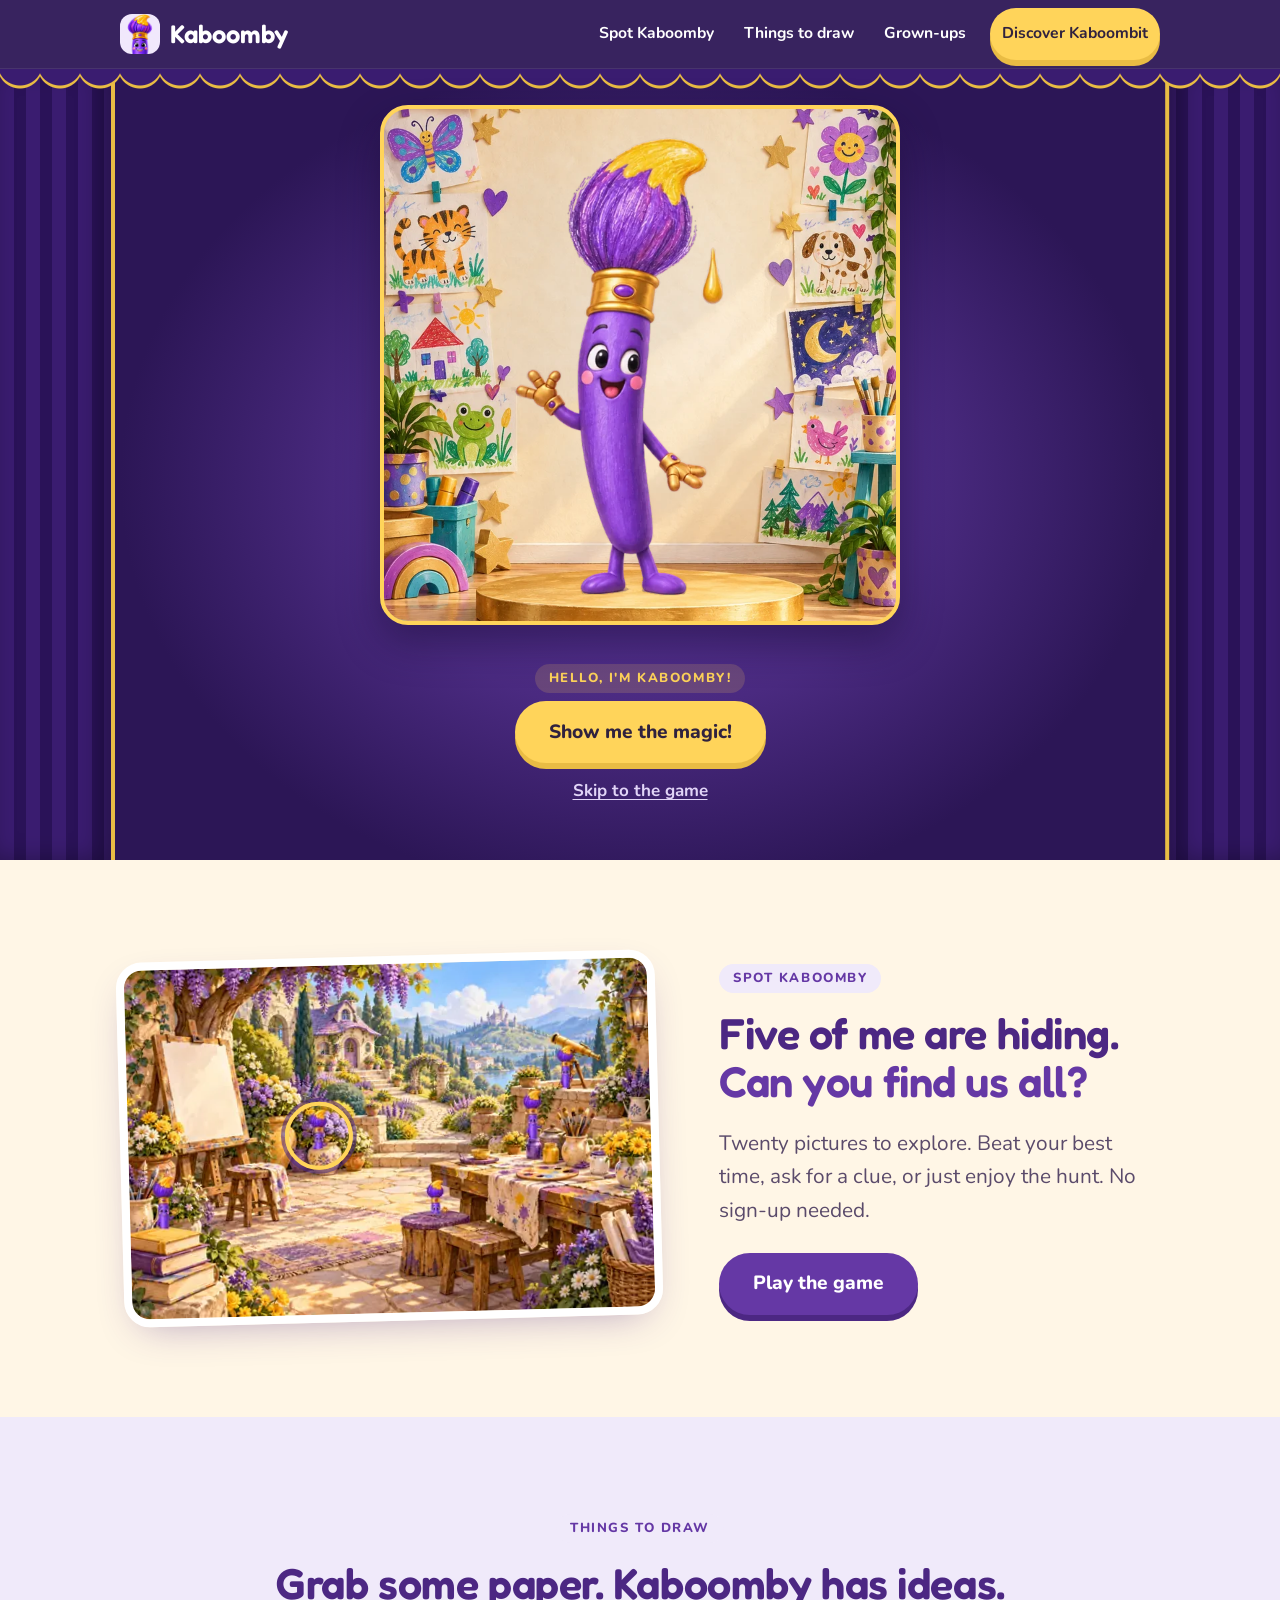
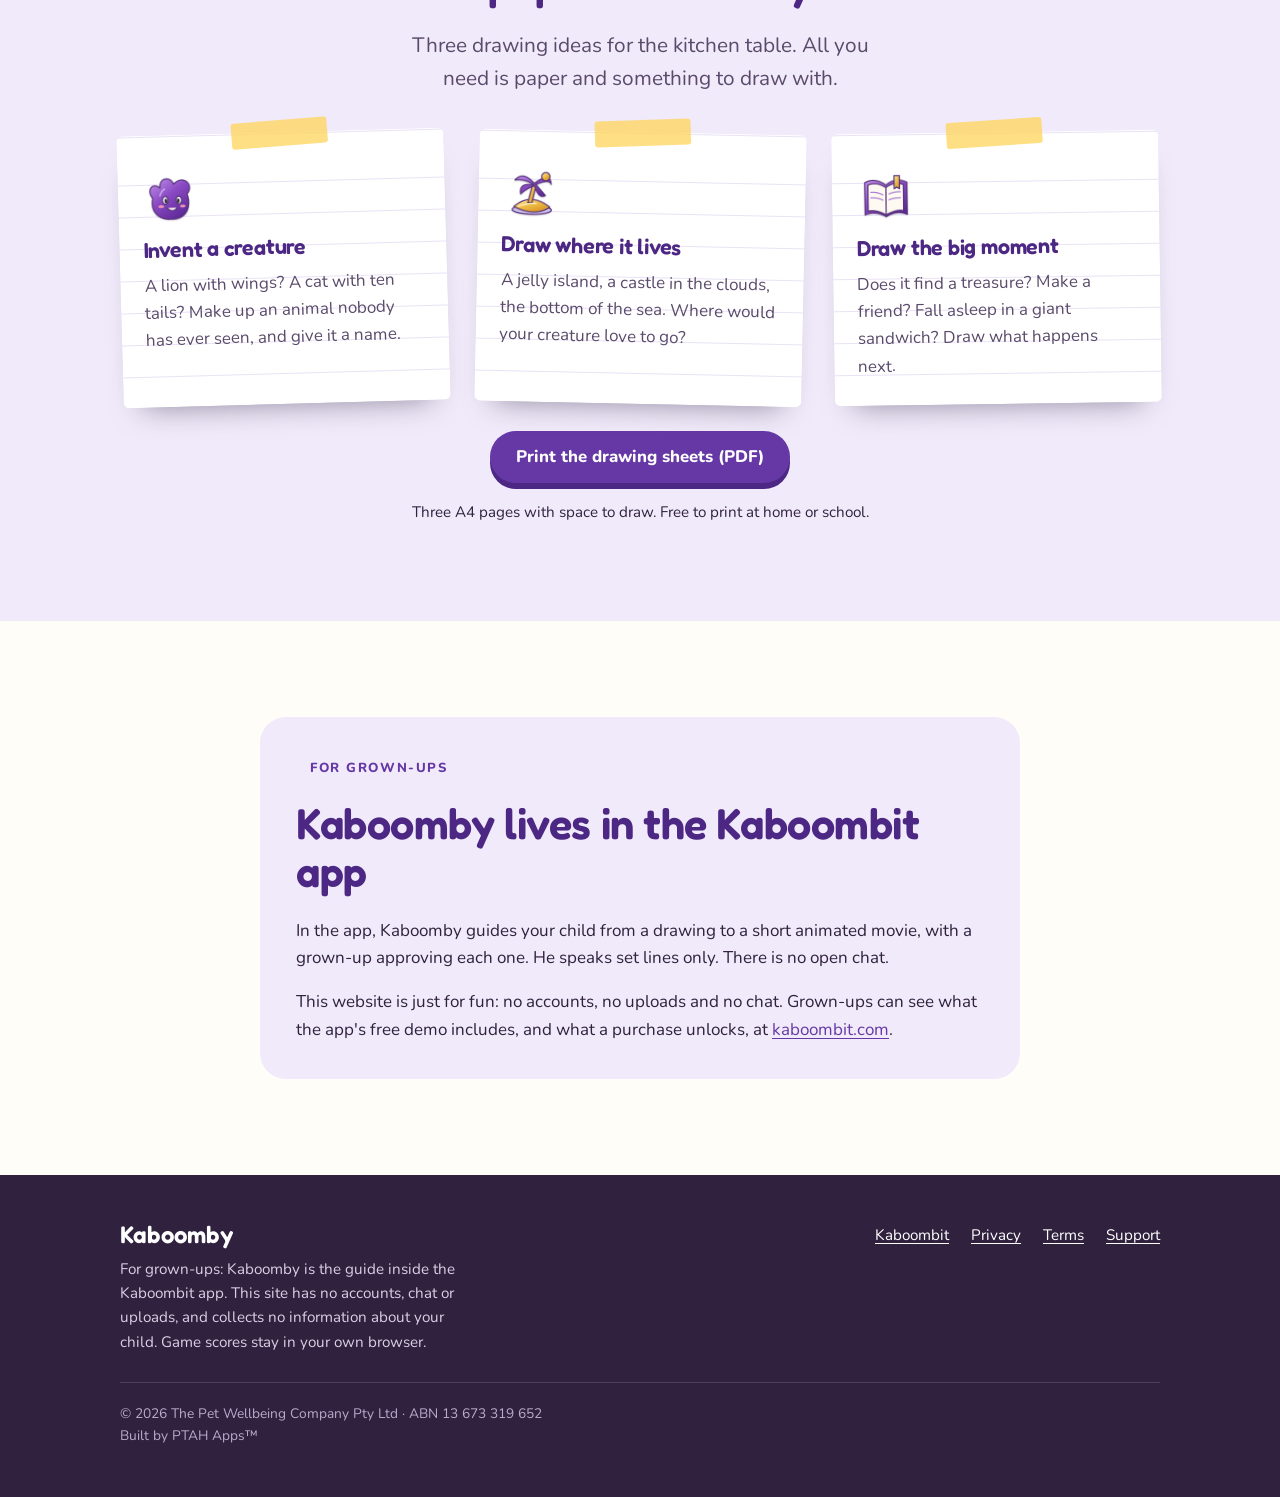
<file: index.html>
<!doctype html>
<html lang="en">
<head>
<meta charset="utf-8">
<meta name="viewport" content="width=device-width,initial-scale=1">
<title>Meet Kaboomby · A little brush for big adventures</title>
<meta name="description" content="Kaboomby is Kaboombit's friendly creative guide. Your child supplies the drawings and imagination. Kaboomby helps the adventure along.">
<link rel="canonical" href="https://kaboomby.com/">
<meta name="theme-color" content="#2C1656">
<meta property="og:type" content="website">
<meta property="og:site_name" content="Kaboomby">
<meta property="og:title" content="Meet Kaboomby · A little brush for big adventures">
<meta property="og:description" content="Kaboombit's friendly creative guide. Your child brings the drawings and imagination. Kaboomby helps the adventure along.">
<meta property="og:url" content="https://kaboomby.com/">
<meta property="og:image" content="https://kaboomby.com/assets/og-kaboomby.jpg">
<meta property="og:image:width" content="1200">
<meta property="og:image:height" content="630">
<meta property="og:image:alt" content="Kaboomby the paintbrush waving in front of a wall of children's drawings.">
<meta property="og:locale" content="en_AU">
<meta name="twitter:card" content="summary_large_image">
<meta name="twitter:title" content="Meet Kaboomby · A little brush for big adventures">
<meta name="twitter:description" content="Kaboombit's friendly creative guide. Your child brings the drawings and imagination. Kaboomby helps the adventure along.">
<meta name="twitter:image" content="https://kaboomby.com/assets/og-kaboomby.jpg">
<link rel="icon" href="assets/icon-32.png" sizes="32x32">
<link rel="apple-touch-icon" href="assets/icon-180.png">
<link rel="preload" href="assets/fredoka-600.woff2" as="font" type="font/woff2" crossorigin>
<link rel="stylesheet" href="assets/site.css">
</head>
<body>
<a class="skip" href="#main">Skip to content</a>
<header class="site-header dark">
  <div class="wrap">
    <a class="name" href="./"><img src="assets/icon-180.png" alt="" width="40" height="40">Kaboomby</a>
    <button class="menu-btn" aria-expanded="false" aria-controls="nav"><span class="sr-only">Menu</span><svg viewBox="0 0 24 24" fill="none" stroke="currentColor" stroke-width="2.6" stroke-linecap="round" aria-hidden="true"><path d="M4 7h16M4 12h16M4 17h16"/></svg></button>
    <nav class="nav" id="nav" aria-label="Main">
      <a href="play/">Spot Kaboomby</a>
      <a href="#draw">Things to draw</a>
      <a href="#grownups">Grown-ups</a>
      <a class="btn btn-gold" href="https://kaboombit.com/">Discover Kaboombit</a>
    </nav>
  </div>
</header>

<main id="main">
  <section class="theatre" aria-labelledby="hello">
    <div class="valance" aria-hidden="true"></div>
    <div class="wrap">
      <div class="spot-wrap">
        <svg class="ribbon" viewBox="0 0 400 200" preserveAspectRatio="none" aria-hidden="true"><path d="M10 150 C 80 20, 160 20, 200 100 S 330 190, 390 40"/></svg>
        <div class="burst" aria-hidden="true"><i style="--x:-170px;--y:-150px;--t:.3s"></i><i style="--x:160px;--y:-170px;--t:.6s"></i><i style="--x:-200px;--y:20px;--t:1s"></i><i style="--x:190px;--y:40px;--t:1.3s"></i><i style="--x:-60px;--y:-220px;--t:1.7s"></i><i style="--x:80px;--y:-210px;--t:2.1s"></i><i style="--x:-140px;--y:-60px;--t:2.6s"></i><i style="--x:150px;--y:-80px;--t:3s"></i></div>
        <div class="backdrop" aria-hidden="true"></div>
        <div class="kb-player" data-webm="assets/abra.webm" data-mp4="assets/abra.mp4">
          <img src="assets/abra-poster.webp" alt="Kaboomby, a purple paintbrush with a gold band and a swoop of yellow paint on his bristles, standing on the stage." width="720" height="720">
        </div>
      </div>
      <p class="caption-line" aria-live="polite"></p>
      <div class="before">
        <p class="eyebrow" id="hello" style="background:rgba(255,212,90,.16);color:var(--gold)">Hello, I'm Kaboomby!</p><br>
        <button class="btn btn-gold btn-big magic-btn" type="button" data-magic>Show me the magic!</button><br>
        <a class="quiet" href="play/">Skip to the game</a>
      </div>
      <div class="settled">
        <h1>A little brush for <span class="gold">big adventures.</span></h1>
        <p class="lead">Kaboomby is the friendly paintbrush inside the Kaboombit app. Your child brings the drawings. Kaboomby helps them come to life.</p>
        <div class="btn-row"><a class="btn btn-gold btn-big" href="play/">Play Spot Kaboomby</a><a class="btn btn-light" href="https://kaboombit.com/">Discover Kaboombit</a></div>
        <button class="replay" type="button" data-magic>Replay the magic</button>
      </div>
      <button class="sr-only" type="button" data-skip>Skip the animation</button>
    </div>
  </section>

  <section class="game-teaser">
    <div class="wrap play-grid">
      <a class="peek" href="play/" aria-label="Play Spot Kaboomby">
        <img src="assets/spot-peek.webp" alt="A bright painter's garden picture with five little Kaboomby characters hiding in it." width="480" height="320" loading="lazy">
        <span class="ring" style="left:30%;top:39%" aria-hidden="true"></span>
      </a>
      <div class="play-copy">
        <span class="eyebrow">Spot Kaboomby</span>
        <h2>Five of me are hiding. <span class="gold">Can you find us all?</span></h2>
        <p class="lead">Twenty pictures to explore. Beat your best time, ask for a clue, or just enjoy the hunt. No sign-up needed.</p>
        <div class="btn-row"><a class="btn btn-primary btn-big" href="play/">Play the game</a></div>
      </div>
    </div>
  </section>

  <section class="paper-band" id="draw">
    <div class="wrap">
      <div class="center">
        <span class="eyebrow">Things to draw</span>
        <h2>Grab some paper. Kaboomby has ideas.</h2>
        <p class="lead">Three drawing ideas for the kitchen table. All you need is paper and something to draw with.</p>
      </div>
      <div class="papers">
        <div class="paper-card"><img src="assets/pc-character.png" width="60" height="60" alt=""><h3>Invent a creature</h3><p>A lion with wings? A cat with ten tails? Make up an animal nobody has ever seen, and give it a name.</p></div>
        <div class="paper-card"><img src="assets/pc-place.png" width="60" height="60" alt=""><h3>Draw where it lives</h3><p>A jelly island, a castle in the clouds, the bottom of the sea. Where would your creature love to go?</p></div>
        <div class="paper-card"><img src="assets/pc-story.png" width="60" height="60" alt=""><h3>Draw the big moment</h3><p>Does it find a treasure? Make a friend? Fall asleep in a giant sandwich? Draw what happens next.</p></div>
      </div>
      <p class="center" style="margin-top:28px"><a class="btn btn-primary" href="assets/kaboomby-drawing-sheets.pdf" download>Print the drawing sheets (PDF)</a></p>
      <p class="center" style="margin:10px 0 0;font-size:.95rem">Three A4 pages with space to draw. Free to print at home or school.</p>
    </div>
  </section>

  <section class="grownups" id="grownups">
    <div class="wrap">
      <div class="box">
        <span class="eyebrow">For grown-ups</span>
        <h2>Kaboomby lives in the Kaboombit app</h2>
        <p>In the app, Kaboomby guides your child from a drawing to a short animated movie, with a grown-up approving each one. He speaks set lines only. There is no open chat.</p>
        <p style="margin:0">This website is just for fun: no accounts, no uploads and no chat. Grown-ups can see what the app's free demo includes, and what a purchase unlocks, at <a href="https://kaboombit.com/#free-demo">kaboombit.com</a>.</p>
      </div>
    </div>
  </section>
</main>

<footer class="site-footer">
  <div class="wrap">
    <div class="foot-grid">
      <div>
        <p style="font:600 1.5rem/1 var(--display);color:#fff;margin:0 0 10px">Kaboomby</p>
        <p style="max-width:40ch;margin:0">For grown-ups: Kaboomby is the guide inside the Kaboombit app. This site has no accounts, chat or uploads, and collects no information about your child. Game scores stay in your own browser.</p>
      </div>
      <ul class="foot-links" aria-label="Footer">
        <li><a href="https://kaboombit.com/">Kaboombit</a></li>
        <li><a href="https://kaboombit.com/privacy.html">Privacy</a></li>
        <li><a href="https://kaboombit.com/terms.html">Terms</a></li>
        <li><a href="https://kaboombit.com/support.html">Support</a></li>
      </ul>
    </div>
    <p class="fine">© 2026 The Pet Wellbeing Company Pty Ltd · ABN 13 673 319 652<br>Built by PTAH Apps™</p>
  </div>
</footer>
<script src="assets/site.js" defer></script>
<script defer src="https://static.cloudflareinsights.com/beacon.min.js" data-cf-beacon='{"token": "26457fb2d3714386a20bda7439f5dc84"}'></script>
</body>
</html>
</file>
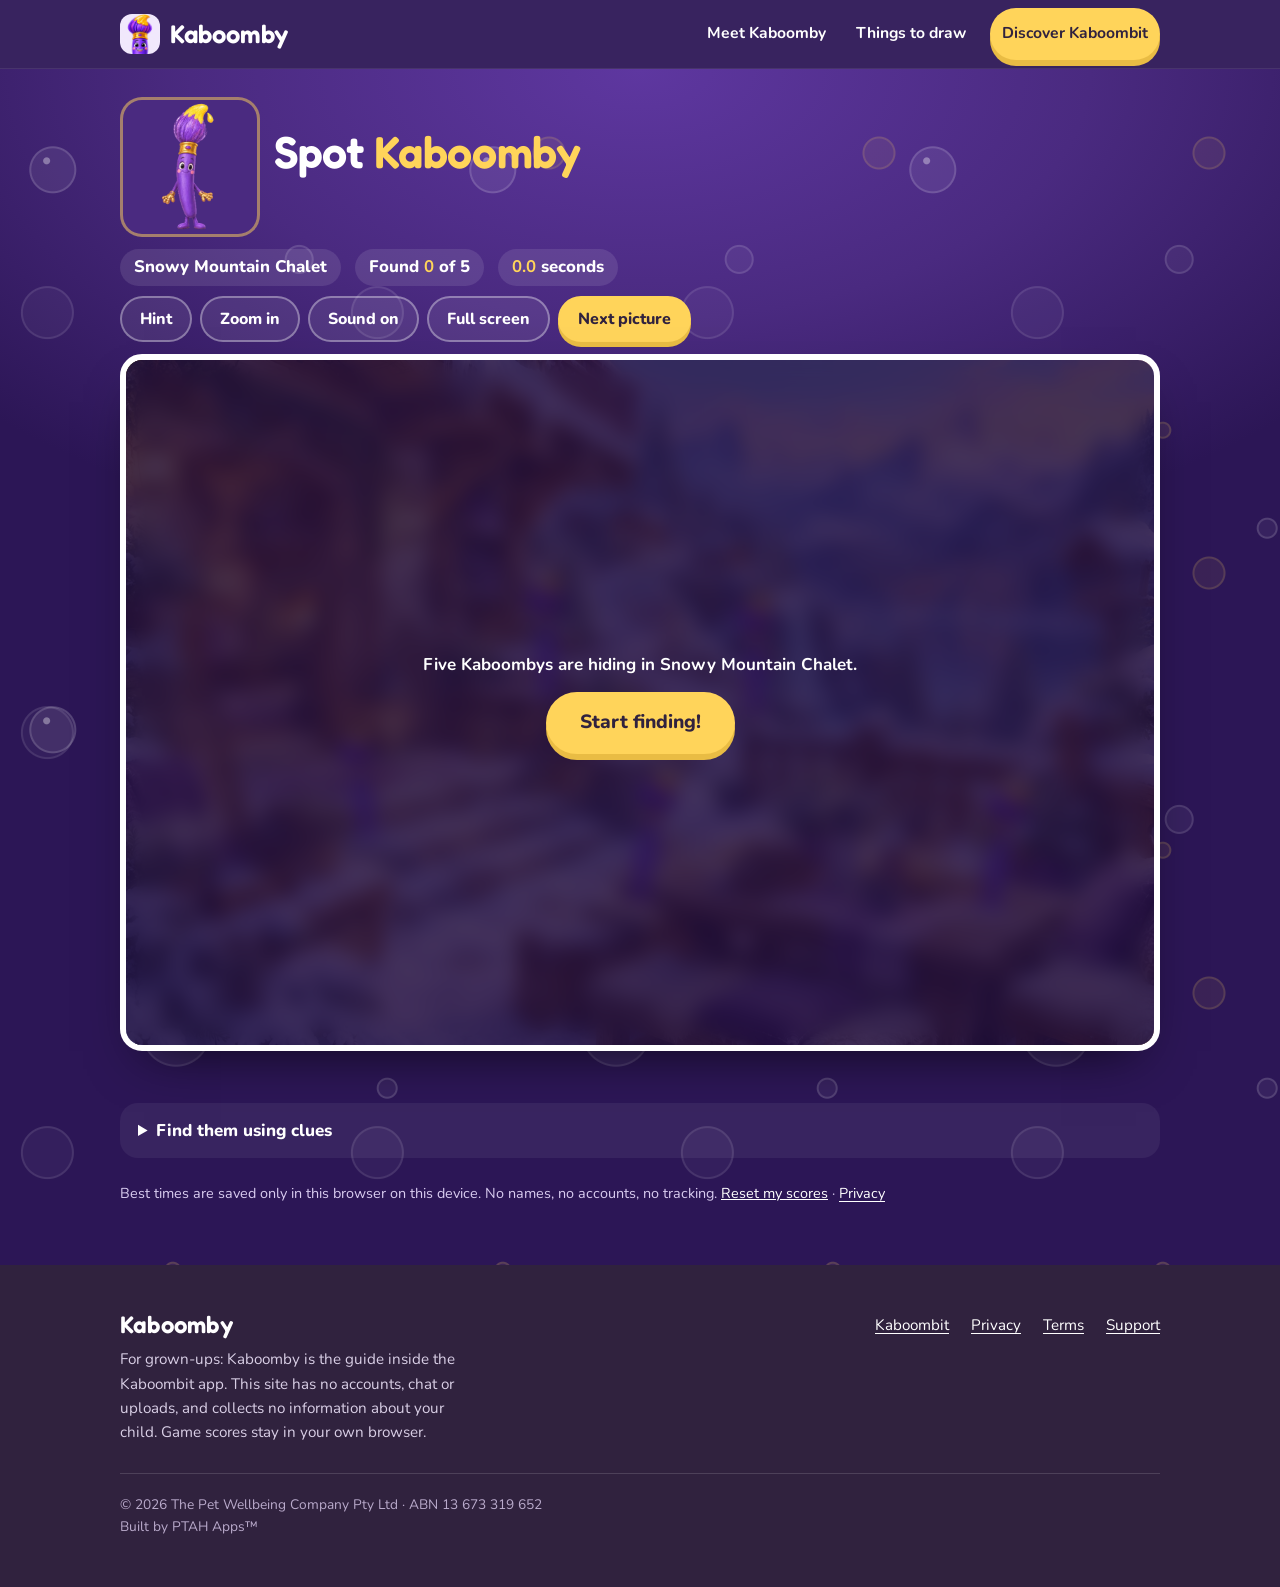
<file: play/index.html>
<!doctype html>
<html lang="en">
<head>
<meta charset="utf-8">
<meta name="viewport" content="width=device-width,initial-scale=1,viewport-fit=cover">
<title>Spot Kaboomby · Find all five</title>
<meta name="description" content="Five little Kaboombys are hiding in every picture. How fast can you find them all? Twenty pictures, no sign-up.">
<link rel="canonical" href="https://kaboomby.com/play/">
<meta name="theme-color" content="#2C1656">
<meta property="og:type" content="website">
<meta property="og:site_name" content="Kaboomby">
<meta property="og:title" content="Spot Kaboomby · Find all five">
<meta property="og:description" content="Five little Kaboombys are hiding in every picture. How fast can you find them all?">
<meta property="og:url" content="https://kaboomby.com/play/">
<meta property="og:image" content="https://kaboomby.com/assets/og-spot.jpg">
<meta property="og:image:width" content="1200">
<meta property="og:image:height" content="630">
<meta property="og:image:alt" content="A painted garden picture where five little Kaboombys are hiding.">
<meta property="og:locale" content="en_AU">
<meta name="twitter:card" content="summary_large_image">
<meta name="twitter:title" content="Spot Kaboomby · Find all five">
<meta name="twitter:description" content="Five little Kaboombys are hiding in every picture. How fast can you find them all?">
<meta name="twitter:image" content="https://kaboomby.com/assets/og-spot.jpg">
<link rel="icon" href="../assets/icon-32.png" sizes="32x32">
<link rel="apple-touch-icon" href="../assets/icon-180.png">
<link rel="preload" href="../assets/fredoka-600.woff2" as="font" type="font/woff2" crossorigin>
<link rel="preload" href="../assets/scenes.json" as="fetch" crossorigin>
<link rel="stylesheet" href="../assets/site.css">
</head>
<body>
<a class="skip" href="#game">Skip to the game</a>
<header class="site-header dark">
  <div class="wrap">
    <a class="name" href="../"><img src="../assets/icon-180.png" alt="" width="40" height="40">Kaboomby</a>
    <button class="menu-btn" aria-expanded="false" aria-controls="nav"><span class="sr-only">Menu</span><svg viewBox="0 0 24 24" fill="none" stroke="currentColor" stroke-width="2.6" stroke-linecap="round" aria-hidden="true"><path d="M4 7h16M4 12h16M4 17h16"/></svg></button>
    <nav class="nav" id="nav" aria-label="Main">
      <a href="../">Meet Kaboomby</a>
      <a href="../#draw">Things to draw</a>
      <a class="btn btn-gold" href="https://kaboombit.com/">Discover Kaboombit</a>
    </nav>
  </div>
</header>

<main id="main" class="game-page">
  <div class="wrap" id="game">
    <div class="game-head">
      <div class="reactor" id="reactor" aria-hidden="true"><img src="../assets/spot-intro.webp" alt="" width="400" height="400"><video playsinline preload="none"></video></div>
      <div>
        <h1>Spot <span class="gold">Kaboomby</span></h1>
        <p class="say" id="say" aria-live="polite"></p>
      </div>
    </div>
    <div class="hud">
      <span class="stat" id="title">Loading…</span>
      <span class="stat">Found <b id="count">0</b> of 5</span>
      <span class="stat"><b id="time">0.0</b> seconds</span>
    </div>
    <div class="tools">
      <button class="gbtn" id="pause" type="button" aria-pressed="false" hidden>Pause</button>
      <button class="gbtn" id="hint" type="button">Hint</button>
      <button class="gbtn" id="zoom" type="button" aria-pressed="false">Zoom in</button>
      <button class="gbtn" id="sound" type="button" aria-pressed="true">Sound on</button>
      <button class="gbtn" id="full" type="button">Full screen</button>
      <button class="gbtn" id="exit" type="button">Exit</button>
      <button class="gbtn go" id="next" type="button">Next picture</button>
    </div>
    <div class="viewport" id="viewport" tabindex="0" aria-label="Game picture. Tap a hiding Kaboomby, or use the clues below.">
      <div class="board" id="board"><img id="art" alt="" width="1536" height="1024"></div>
      <div class="cover" id="cover"><div><p id="coverText">Loading the picture…</p><button class="btn btn-gold btn-big" id="coverBtn" type="button" hidden>Start finding!</button><p class="turn-tip"><span class="turn-phone" aria-hidden="true"></span>Tip: turn your phone sideways to fill the whole screen.</p></div></div>
    </div>
    <p id="msg" role="status" style="min-height:1.5em;margin:10px 4px 0;font-weight:700"></p>
    <section class="results" id="results" hidden aria-live="polite">
      <h2>You found all five!</h2>
      <p id="score"></p>
      <p id="best"></p>
      <div class="btn-row" style="margin-top:14px"><button class="btn btn-gold" id="again" type="button">Next picture</button></div>
    </section>
    <details class="clues">
      <summary>Find them using clues</summary>
      <div class="list" id="clueList"></div>
    </details>
    <p class="game-note">Best times are saved only in this browser on this device. No names, no accounts, no tracking. <button id="reset" type="button">Reset my scores</button> · <a href="https://kaboombit.com/privacy.html" style="color:#fff">Privacy</a></p>
  </div>
</main>

<footer class="site-footer">
  <div class="wrap">
    <div class="foot-grid">
      <div>
        <p style="font:600 1.5rem/1 var(--display);color:#fff;margin:0 0 10px">Kaboomby</p>
        <p style="max-width:40ch;margin:0">For grown-ups: Kaboomby is the guide inside the Kaboombit app. This site has no accounts, chat or uploads, and collects no information about your child. Game scores stay in your own browser.</p>
      </div>
      <ul class="foot-links" aria-label="Footer">
        <li><a href="https://kaboombit.com/">Kaboombit</a></li>
        <li><a href="https://kaboombit.com/privacy.html">Privacy</a></li>
        <li><a href="https://kaboombit.com/terms.html">Terms</a></li>
        <li><a href="https://kaboombit.com/support.html">Support</a></li>
      </ul>
    </div>
    <p class="fine">© 2026 The Pet Wellbeing Company Pty Ltd · ABN 13 673 319 652<br>Built by PTAH Apps™</p>
  </div>
</footer>
<script src="../assets/site.js" defer></script>
<script src="../assets/game.js" defer></script>
<script defer src="https://static.cloudflareinsights.com/beacon.min.js" data-cf-beacon='{"token": "26457fb2d3714386a20bda7439f5dc84"}'></script>
</body>
</html>
</file>
<file: assets/site.css>
/* Kaboombit family websites: shared styles (copied into each site by build.mjs) */
@font-face{font-family:"Fredoka";src:url(fredoka-600.woff2) format("woff2");font-weight:600;font-display:swap}
@font-face{font-family:"Nunito";src:url(nunito-400.woff2) format("woff2");font-weight:400;font-display:swap}
@font-face{font-family:"Nunito";src:url(nunito-700.woff2) format("woff2");font-weight:700;font-display:swap}
@font-face{font-family:"Nunito";src:url(nunito-800.woff2) format("woff2");font-weight:800;font-display:swap}

:root{
  --purple:#6538A5;--purple-deep:#4C2783;--ink:#30223E;--ink-soft:#5B4B6B;
  --paper:#FFFDF7;--cream:#FFF6E6;--lavender:#F0EAFA;--lavender-2:#E4D9F5;
  --gold:#FFD45A;--gold-deep:#E9BC44;--focus:#DF9900;--white:#fff;
  --radius:28px;--radius-sm:16px;--shadow:0 14px 40px -18px rgba(76,39,131,.45);
  --max:1120px;--gutter:clamp(16px,4vw,40px);
  --display:"Fredoka","Nunito",ui-rounded,"Arial Rounded MT Bold",system-ui,sans-serif;
  --body:"Nunito",ui-rounded,system-ui,-apple-system,"Segoe UI",sans-serif;
}
*,*::before,*::after{box-sizing:border-box}
html{scroll-behavior:smooth;-webkit-text-size-adjust:100%}
body{margin:0;background:var(--paper);color:var(--ink);font:400 1.0625rem/1.6 var(--body);overflow-x:hidden}
img,video{max-width:100%;height:auto;display:block}
a{color:var(--purple);text-underline-offset:3px}
a:hover{color:var(--purple-deep)}
:focus-visible{outline:3px solid var(--focus);outline-offset:3px;border-radius:8px}
h1,h2,h3{font-family:var(--display);font-weight:600;line-height:1.12;margin:0 0 .5em;color:var(--purple-deep);letter-spacing:-.01em}
h1{font-size:clamp(2.3rem,6.4vw,4.1rem)}
h2{font-size:clamp(1.8rem,4.4vw,2.7rem)}
h3{font-size:1.35rem}
p{margin:0 0 1em}
.wrap{max-width:var(--max);margin:0 auto;padding:0 var(--gutter)}
.skip{position:absolute;left:-999px;top:8px;background:var(--ink);color:#fff;padding:10px 16px;border-radius:12px;z-index:99}
.skip:focus{left:12px}
.sr-only{position:absolute;width:1px;height:1px;overflow:hidden;clip:rect(0 0 0 0);white-space:nowrap}

/* Preview banner (remove at launch: build.mjs --launch) */
.preview-bar{background:var(--ink);color:#fff;font-size:.88rem;text-align:center;padding:8px 16px}
.preview-bar strong{color:var(--gold)}

/* Header */
.site-header{position:sticky;top:0;z-index:20;background:rgba(255,253,247,.92);backdrop-filter:saturate(1.4) blur(10px);-webkit-backdrop-filter:saturate(1.4) blur(10px);border-bottom:1px solid var(--lavender-2)}
.site-header .wrap{display:flex;align-items:center;justify-content:space-between;gap:16px;min-height:68px}
.brand img{height:42px;width:auto}
.nav{display:flex;align-items:center;gap:6px}
.nav a{font-weight:700;text-decoration:none;color:var(--ink);padding:10px 12px;border-radius:999px;font-size:.98rem}
.nav a:hover{background:var(--lavender)}
.nav .btn{margin-left:6px}
.menu-btn{display:none;background:none;border:2px solid var(--lavender-2);border-radius:14px;width:46px;height:46px;cursor:pointer;color:var(--purple-deep)}
.menu-btn svg{width:22px;height:22px}
@media (max-width:860px){
  .menu-btn{display:grid;place-items:center}
  .nav{position:absolute;left:0;right:0;top:100%;flex-direction:column;align-items:stretch;background:var(--paper);border-bottom:1px solid var(--lavender-2);padding:8px var(--gutter) 18px;display:none}
  .nav.open{display:flex}
  .nav a{padding:14px 12px;font-size:1.05rem}
  .nav .btn{margin:8px 0 0;text-align:center}
}

/* Buttons */
.btn{display:inline-flex;align-items:center;justify-content:center;gap:10px;font:800 1.05rem/1 var(--body);text-decoration:none;border:0;cursor:pointer;padding:16px 26px;border-radius:999px;min-height:52px;transition:transform .15s ease,box-shadow .15s ease}
.btn-primary{background:var(--purple);color:#fff;box-shadow:0 6px 0 var(--purple-deep)}
.btn-primary:hover{color:#fff;transform:translateY(-2px);box-shadow:0 8px 0 var(--purple-deep)}
.btn-gold{background:var(--gold);color:var(--ink);box-shadow:0 6px 0 var(--gold-deep)}
.btn-gold:hover{color:var(--ink);transform:translateY(-2px);box-shadow:0 8px 0 var(--gold-deep)}
.btn-ghost{background:transparent;color:var(--purple-deep);border:2px solid var(--lavender-2)}
.btn-ghost:hover{background:var(--lavender)}
.btn-row{display:flex;flex-wrap:wrap;gap:14px;margin-top:26px}

/* Sections */
section{padding:clamp(56px,9vw,104px) 0}
.eyebrow{display:inline-block;font:800 .82rem/1 var(--body);letter-spacing:.12em;text-transform:uppercase;color:var(--purple);background:var(--lavender);padding:8px 14px;border-radius:999px;margin-bottom:16px}
.lead{font-size:clamp(1.12rem,2.2vw,1.3rem);color:var(--ink-soft);max-width:38ch}
.center{text-align:center}
.center .lead{margin-left:auto;margin-right:auto}
.tint{background:var(--lavender)}
.cream{background:var(--cream)}
.deep{background:var(--purple-deep);color:#fff}
.deep h2,.deep h3{color:#fff}
.deep .lead{color:#E8DDF7}

/* Player */
.player{position:relative;border-radius:16px;overflow:hidden;background:#fff;aspect-ratio:3/4}
.player video{width:100%;height:100%;object-fit:cover}
.player .play{position:absolute;inset:0;margin:auto;width:76px;height:76px;border-radius:50%;border:0;background:rgba(101,56,165,.92);color:#fff;cursor:pointer;display:grid;place-items:center;box-shadow:0 8px 24px rgba(48,34,62,.35);transition:transform .15s}
.player .play:hover{transform:scale(1.06)}
.player .play svg{width:30px;height:30px;margin-left:4px}
.player.playing .play{display:none}
.player .mute{position:absolute;right:10px;bottom:10px;border:0;border-radius:999px;background:rgba(48,34,62,.78);color:#fff;font:700 .85rem/1 var(--body);padding:10px 14px;cursor:pointer;display:none}
.player.started .mute{display:block}

/* FAQ */
.faq{max-width:820px;margin:36px auto 0}
.faq details{background:var(--paper);border-radius:var(--radius-sm);margin-bottom:12px;border:1px solid var(--lavender-2)}
.faq summary{cursor:pointer;list-style:none;padding:20px 56px 20px 22px;font:800 1.08rem/1.35 var(--body);position:relative;color:var(--ink)}
.faq summary::-webkit-details-marker{display:none}
.faq summary::after{content:"+";position:absolute;right:22px;top:50%;transform:translateY(-50%);font:600 1.6rem/1 var(--display);color:var(--purple)}
.faq details[open] summary::after{content:"–"}
.faq .a{padding:0 22px 20px;color:var(--ink-soft)}
.faq .a p:last-child{margin:0}

/* Footer */
.site-footer{background:var(--ink);color:#D9CFE6;padding:48px 0 36px;font-size:.95rem}
.site-footer a{color:#fff}
.foot-grid{display:flex;flex-wrap:wrap;gap:28px 48px;justify-content:space-between;align-items:flex-start}
.foot-grid img{height:40px;width:auto}
.foot-links{display:flex;flex-wrap:wrap;gap:10px 22px;list-style:none;padding:0;margin:0}
.fine{margin-top:28px;border-top:1px solid rgba(255,255,255,.14);padding-top:20px;font-size:.86rem;color:#B9AACB}

/* Policy pages */
.doc{max-width:760px;margin:0 auto;padding:clamp(40px,7vw,80px) var(--gutter)}
.notice{background:var(--lavender);border-left:6px solid var(--purple);padding:18px 20px;border-radius:12px;margin:20px 0}

.doc h2{font-size:1.5rem;margin-top:1.8em}
.doc .updated{color:var(--ink-soft);font-size:.95rem}
.doc ul{padding-left:22px}
.doc li{margin:.35em 0}
.t-scroll{overflow-x:auto;margin:16px 0}
.t-scroll table{border-collapse:collapse;width:100%;min-width:520px;font-size:.97rem}
.t-scroll th,.t-scroll td{text-align:left;vertical-align:top;padding:12px 14px;border-bottom:1px solid var(--lavender-2)}
.t-scroll th{background:var(--lavender);color:var(--purple-deep)}
/* PREVIEW ONLY: facts still to confirm before launch */
mark.confirm{background:#FFE9A8;color:var(--ink);padding:0 4px;border-radius:4px}
@media (max-width:600px){.t-scroll table{min-width:0;font-size:.92rem}.t-scroll th,.t-scroll td{padding:10px 8px}.t-scroll td:first-child{width:58%}}


/* Gentle motion */
@keyframes bob{0%,100%{transform:translateY(0)}50%{transform:translateY(-10px)}}
.bob{animation:bob 4.5s ease-in-out infinite}

/* ===== Magic redesign (DESIGN-2026-10-13-WEBSITE-MAGIC): purple stage, warm cream, brush-tip gold ===== */
:root{--stage:#4A2A80;--stage-deep:#2C1656;--stage-glow:#7A4FC4;--cream-2:#FFEFD2}
section{padding:clamp(52px,8vw,96px) 0}
.lead{max-width:40ch}

/* Dark header that melts into the purple hero */
.site-header.dark{background:rgba(44,22,86,.94);border-bottom:1px solid rgba(255,255,255,.08)}
.site-header.dark .nav a{color:#fff}
.site-header.dark .nav a:hover{background:rgba(255,255,255,.1)}
.site-header.dark .menu-btn{color:#fff;border-color:rgba(255,255,255,.25)}
.site-header.dark .brand-word{font:600 1.7rem/1 var(--display);color:#fff;text-decoration:none;letter-spacing:-.01em}
.site-header.dark .brand-word span{color:var(--gold)}
@media (max-width:860px){.site-header.dark .nav{background:var(--stage-deep);border-bottom-color:rgba(255,255,255,.1)}}
.site-header.dark .brand{background:#FFF8EC;border-radius:14px;padding:3px 10px;box-shadow:0 2px 10px rgba(0,0,0,.25)}
.foot-logo{background:#FFF8EC;border-radius:14px;padding:6px 12px;display:inline-block}

/* Buttons on dark */
.btn-light{background:transparent;color:#fff;border:2px solid rgba(255,255,255,.45)}
.btn-light:hover{color:#fff;background:rgba(255,255,255,.12)}
.btn-big{font-size:1.2rem;padding:20px 34px;min-height:62px}

/* Twinkling gold specks (decoration only) */
.specks{position:absolute;inset:0;pointer-events:none;overflow:hidden}
.specks i{position:absolute;width:var(--s,10px);height:var(--s,10px);color:var(--gold);opacity:.75;animation:twinkle 3.6s ease-in-out infinite;animation-delay:var(--t,0s)}
.specks i::before{content:"";position:absolute;inset:0;background:currentColor;clip-path:polygon(50% 0,62% 38%,100% 50%,62% 62%,50% 100%,38% 62%,0 50%,38% 38%)}
@keyframes twinkle{0%,100%{transform:scale(.6) rotate(0);opacity:.35}50%{transform:scale(1.15) rotate(45deg);opacity:.95}}

/* ---------- kaboombit.com hero: magic stage ---------- */
.magic-hero{position:relative;overflow:hidden;color:#fff;padding:clamp(28px,5vw,64px) 0 clamp(40px,6vw,76px);
  background:radial-gradient(900px 520px at 72% 42%,var(--stage-glow) 0,var(--stage) 48%,var(--stage-deep) 100%)}
.magic-hero .wrap{position:relative;display:grid;grid-template-columns:minmax(0,.92fr) minmax(0,1.08fr);gap:clamp(24px,4vw,56px);align-items:center}
.magic-hero h1{color:#fff;font-size:clamp(2.5rem,6.2vw,4.4rem);margin-bottom:.35em}
.magic-hero h1 .gold{color:var(--gold);display:block}
.magic-hero .lead{color:#EADFFA;max-width:30ch}
.magic-hero .eyebrow{background:rgba(255,212,90,.16);color:var(--gold)}
.hero-copy{position:relative}
.hero-kb{float:right;width:clamp(120px,19vw,250px);margin:0 0 6px 10px;shape-outside:margin-box;filter:drop-shadow(0 18px 22px rgba(20,8,40,.45))}
.hero-kb img{width:100%;height:auto}
.hero-copy .btn-row{clear:both}
@media (max-width:900px){.magic-hero .wrap{grid-template-columns:1fr}.hero-kb{width:clamp(118px,36vw,200px)}}

.stage-frame{position:relative;border-radius:30px;padding:10px;background:linear-gradient(145deg,#FFE28A,#E9BC44 40%,#B98A1E);box-shadow:0 30px 60px -24px rgba(10,2,30,.7)}
.stage-frame .screen{position:relative;border-radius:22px;overflow:hidden;background:var(--stage);aspect-ratio:16/9}
.stage-frame video,.stage-frame .poster{position:absolute;inset:0;width:100%;height:100%;object-fit:contain}
.stage-frame .bigplay{position:absolute;inset:0;margin:auto;width:92px;height:92px;border-radius:50%;border:0;background:var(--gold);color:var(--ink);cursor:pointer;display:grid;place-items:center;box-shadow:0 0 0 10px rgba(255,212,90,.25),0 12px 30px rgba(10,2,30,.5);transition:transform .15s}
.stage-frame .bigplay:hover{transform:scale(1.07)}
.stage-frame .bigplay svg{width:36px;height:36px;margin-left:5px}
.stage-frame.playing .bigplay{display:none}
.stage-frame .ctrl{position:absolute;right:12px;bottom:12px;display:none;gap:8px}
.stage-frame.started .ctrl{display:flex}
.ctrl button{border:0;border-radius:999px;background:rgba(30,14,58,.8);color:#fff;font:700 .85rem/1 var(--body);padding:10px 14px;cursor:pointer;min-height:40px}
.stage-note{margin:12px 4px 0;font-size:.88rem;color:#D9CCF0}
.stage-note b{color:var(--gold)}
.stage-msg{position:absolute;left:12px;right:12px;bottom:12px;margin:0;text-align:center;font-size:.9rem;background:rgba(30,14,58,.85);padding:8px 12px;border-radius:12px;display:none}
.stage-frame.failed .stage-msg{display:block}

/* ---------- proof: one real drawing beside its real movie ---------- */
.proof{background:var(--cream)}
.proof-grid{display:grid;grid-template-columns:minmax(0,1fr) minmax(0,1.15fr);gap:clamp(24px,5vw,64px);align-items:center}
.pair{display:grid;grid-template-columns:1fr auto 1fr;gap:12px;align-items:center}
.sheet{background:#fff;border-radius:22px;padding:10px;box-shadow:var(--shadow)}
.sheet.tilt-l{transform:rotate(-2.2deg)}.sheet.tilt-r{transform:rotate(1.8deg)}
.sheet img,.sheet .player{border-radius:14px;aspect-ratio:3/4;width:100%;object-fit:cover}
.sheet .cap{display:block;text-align:center;font:800 .78rem/1 var(--body);letter-spacing:.07em;text-transform:uppercase;color:var(--ink-soft);margin:10px 0 2px}
.zap{color:var(--gold-deep);width:52px}
.zap svg{width:100%;height:auto}
.placeholder-flag{display:inline-block;margin-top:16px;background:#FFE9A8;color:var(--ink);font-size:.86rem;padding:6px 12px;border-radius:10px}
@media (max-width:860px){.proof-grid{grid-template-columns:1fr}.zap{width:34px}}

/* ---------- three steps as a path ---------- */
.steps-band{background:var(--lavender)}
.path{display:grid;grid-template-columns:repeat(3,minmax(0,1fr));gap:clamp(16px,3vw,32px);margin-top:40px;position:relative;counter-reset:s}
.path::before{content:"";position:absolute;left:12%;right:12%;top:62px;border-top:5px dashed var(--lavender-2);z-index:0}
.stop{position:relative;z-index:1;text-align:center}
.stop .disc{width:124px;height:124px;margin:0 auto 16px;border-radius:50%;background:#fff;display:grid;place-items:center;box-shadow:var(--shadow);position:relative}
.stop .disc img{width:84px;height:84px}
.stop .disc b{position:absolute;top:-6px;left:-6px;width:40px;height:40px;border-radius:50%;background:var(--purple);color:#fff;display:grid;place-items:center;font:600 1.2rem/1 var(--display);box-shadow:0 4px 0 var(--purple-deep)}
.stop h3{margin-bottom:.3em}
.stop p{color:var(--ink-soft);margin:0 auto;max-width:28ch}
@media (max-width:760px){.path{grid-template-columns:1fr;gap:26px}.path::before{left:62px;right:auto;top:20px;bottom:20px;border-top:0;border-left:5px dashed var(--lavender-2)}.stop{display:grid;grid-template-columns:124px 1fr;gap:16px;text-align:left;align-items:center}.stop .disc{margin:0}.stop p{margin:0}}

/* ---------- three looks on the purple stage ---------- */
.looks-band{background:radial-gradient(800px 400px at 50% 0,var(--stage-glow),var(--stage) 60%,var(--stage-deep));color:#fff;position:relative;overflow:hidden}
.looks-band h2{color:#fff}.looks-band .lead{color:#EADFFA}
.looks-band .eyebrow{background:rgba(255,212,90,.16);color:var(--gold)}
.look-row{display:grid;grid-template-columns:repeat(3,minmax(0,1fr));gap:clamp(14px,2.6vw,28px);margin-top:38px}
.look-card{background:rgba(255,255,255,.08);border:1px solid rgba(255,255,255,.14);border-radius:26px;padding:12px 12px 18px}
.look-card .player{border-radius:16px}
.look-card h3{color:#fff;display:flex;align-items:center;gap:10px;margin:14px 6px 4px;font-size:1.3rem}
.look-card h3 img{width:40px;height:40px}
.look-card p{color:#DCCFF2;margin:0 6px;font-size:.98rem}
@media (max-width:760px){.look-row{grid-template-columns:1fr;max-width:400px;margin-left:auto;margin-right:auto}}

/* ---------- playful invitation (Spot Kaboomby) ---------- */
.play-band{background:linear-gradient(180deg,var(--cream) 0,var(--cream-2) 100%)}
.play-grid{display:grid;grid-template-columns:minmax(0,1.1fr) minmax(0,.9fr);gap:clamp(24px,5vw,60px);align-items:center}
.peek{position:relative;border-radius:26px;overflow:hidden;box-shadow:var(--shadow);border:8px solid #fff;transform:rotate(-1.5deg)}
.peek img{width:100%;height:auto;aspect-ratio:3/2;object-fit:cover}
.peek .ring{position:absolute;width:13%;aspect-ratio:1;border-radius:50%;border:4px solid var(--gold);box-shadow:0 0 0 4px rgba(76,39,131,.55);animation:ping 2.4s ease-out infinite}
@keyframes ping{0%{transform:scale(.6);opacity:0}30%{opacity:1}100%{transform:scale(1.35);opacity:0}}
.play-copy h2 .gold{color:var(--purple)}
@media (max-width:860px){.play-grid{grid-template-columns:1fr}}

/* ---------- grown-ups + FAQ ---------- */
.parents-band{background:var(--paper)}
.parents-grid{display:grid;grid-template-columns:minmax(0,.9fr) minmax(0,1.1fr);gap:clamp(24px,5vw,60px);align-items:start}
.parents-grid .faq{margin-top:0}
.trust{list-style:none;padding:0;margin:22px 0 0;display:grid;gap:14px}
.trust li{display:grid;grid-template-columns:48px 1fr;gap:14px;align-items:center;background:var(--lavender);border-radius:18px;padding:12px 14px}
.trust img{width:48px;height:48px}
@media (max-width:860px){.parents-grid{grid-template-columns:1fr}}

/* ---------- final call ---------- */
.finale{background:radial-gradient(700px 360px at 50% 100%,var(--stage-glow),var(--stage) 55%,var(--stage-deep));color:#fff;text-align:center;position:relative;overflow:hidden;padding-bottom:0}
.finale h2{color:#fff}.finale .lead{color:#EADFFA;margin:0 auto}
.finale .btn-row{justify-content:center}
.finale .kb-foot{width:clamp(170px,26vw,280px);margin:28px auto 0;filter:drop-shadow(0 -6px 30px rgba(255,212,90,.25))}
.finale .kb-foot img{width:100%;height:auto}

/* ---------- kaboomby.com: theatre stage ---------- */
.theatre{position:relative;overflow:hidden;color:#fff;text-align:center;padding:clamp(18px,3vw,36px) 0 clamp(30px,5vw,56px);
  background:radial-gradient(520px 420px at 50% 52%,#5E37A0 0,var(--stage) 55%,var(--stage-deep) 100%)}
.theatre::before,.theatre::after{content:"";position:absolute;top:0;bottom:0;width:clamp(26px,9vw,130px);z-index:1;pointer-events:none;
  background:repeating-linear-gradient(90deg,#3A1C70 0 14px,#2A1258 14px 26px);box-shadow:inset -10px 0 24px rgba(0,0,0,.35)}
.theatre::before{left:0;border-right:4px solid var(--gold-deep)}
.theatre::after{right:0;transform:scaleX(-1);border-right:4px solid var(--gold-deep)}
.theatre .valance{position:absolute;left:0;right:0;top:0;height:22px;z-index:2;background:radial-gradient(circle at 20px -6px,#3A1C70 22px,transparent 23px) 0 0/40px 22px repeat-x;filter:drop-shadow(0 3px 0 var(--gold-deep))}
.theatre .wrap{position:relative;z-index:3}
.spot-wrap{position:relative;width:min(100%,520px);margin:0 auto}
.spot-wrap::after{content:"";position:absolute;left:18%;right:18%;bottom:3%;height:9%;border-radius:50%;background:radial-gradient(closest-side,rgba(255,212,90,.45),transparent);z-index:-1}
.kb-player{position:relative;width:100%;aspect-ratio:1;margin:0 auto}
.kb-player video,.kb-player img{position:absolute;inset:0;width:100%;height:100%;object-fit:contain}
.kb-player video{opacity:0;transition:opacity .25s}
.kb-player.on video{opacity:1}
.kb-player.on img{opacity:0}
.theatre .magic-btn{margin-top:-8px}
.theatre .settled{display:none}
.theatre.done .settled{display:block;animation:rise .6s ease both}
.theatre.done .before{display:none}
.theatre.playing .before .magic-btn{visibility:hidden}
.theatre h1{color:#fff;font-size:clamp(2.2rem,6vw,3.8rem);margin:.1em 0 .2em}
.theatre h1 .gold{color:var(--gold)}
.theatre .lead{color:#EADFFA;margin:0 auto}
.theatre .btn-row{justify-content:center}
.theatre .quiet{display:inline-block;margin-top:14px;color:#E1D4F7;font-weight:700}
.theatre .quiet:hover{color:#fff}
.theatre .replay{background:none;border:0;color:#E1D4F7;font:700 .95rem/1 var(--body);margin-top:16px;cursor:pointer;text-decoration:underline;text-underline-offset:3px;padding:10px}
@keyframes rise{from{opacity:0;transform:translateY(16px)}to{opacity:1;transform:none}}
.burst{position:absolute;inset:0;pointer-events:none;z-index:2}
.burst i{position:absolute;left:50%;top:55%;width:16px;height:16px;color:var(--gold);opacity:0}
.burst i::before{content:"";position:absolute;inset:0;background:currentColor;clip-path:polygon(50% 0,62% 38%,100% 50%,62% 62%,50% 100%,38% 62%,0 50%,38% 38%)}
.theatre.playing .burst i{animation:fly 1.6s ease-out var(--t,0s) both}
@keyframes fly{0%{opacity:0;transform:translate(-50%,-50%) scale(.2)}25%{opacity:1}100%{opacity:0;transform:translate(calc(-50% + var(--x)),calc(-50% + var(--y))) scale(1.3) rotate(120deg)}}
.ribbon{position:absolute;left:8%;right:8%;top:30%;height:46%;pointer-events:none;z-index:0;opacity:0}
.ribbon path{fill:none;stroke:var(--gold);stroke-width:7;stroke-linecap:round;stroke-dasharray:1400;stroke-dashoffset:1400;filter:drop-shadow(0 0 8px rgba(255,212,90,.7))}
.theatre.playing .ribbon{opacity:1}
.theatre.playing .ribbon path{animation:draw 3.2s ease-in-out .6s forwards}
.theatre.done .ribbon{opacity:0;transition:opacity 1s}
@keyframes draw{to{stroke-dashoffset:0}}
.caption-line{min-height:1.6em;margin:6px 0 0;font:600 1.25rem/1.3 var(--display);color:var(--gold)}

/* Kaboomby site: game teaser, paper prompts, parent note */
.game-teaser{background:var(--cream)}
.paper-band{background:var(--lavender)}
.papers{display:grid;grid-template-columns:repeat(3,minmax(0,1fr));gap:clamp(16px,3vw,30px);margin-top:36px}
.paper-card{position:relative;background:#fff;border-radius:6px;padding:34px 24px 26px;box-shadow:0 18px 30px -20px rgba(48,34,62,.55);background-image:repeating-linear-gradient(180deg,transparent 0 31px,#E9E2F5 31px 32px);background-position:0 18px}
.paper-card:nth-child(1){transform:rotate(-1.6deg)}.paper-card:nth-child(2){transform:rotate(1.2deg)}.paper-card:nth-child(3){transform:rotate(-.8deg)}
.paper-card::before{content:"";position:absolute;top:-12px;left:50%;width:96px;height:26px;margin-left:-48px;background:rgba(255,212,90,.75);transform:rotate(-3deg);border-radius:3px}
.paper-card img{width:60px;height:60px;margin-bottom:8px}
.paper-card p{color:var(--ink-soft);margin:0}
@media (max-width:860px){.papers{grid-template-columns:1fr;max-width:440px;margin-left:auto;margin-right:auto}}
.grownups{background:var(--paper)}
.grownups .box{max-width:760px;margin:0 auto;background:var(--lavender);border-radius:26px;padding:clamp(22px,4vw,36px)}

/* ---------- Spot Kaboomby game (kaboomby.com/play/) ---------- */
.game-page{background:radial-gradient(900px 500px at 50% 0,#5E37A0,var(--stage) 50%,var(--stage-deep));color:#fff;min-height:70vh;padding:clamp(14px,3vw,28px) 0 40px}
.game-page h1{color:#fff;font-size:clamp(1.8rem,4.6vw,2.8rem);margin:0}
.game-page h1 .gold{color:var(--gold)}
.game-head{display:grid;grid-template-columns:auto 1fr;gap:14px;align-items:center;margin-bottom:12px}
.reactor{position:relative;width:clamp(92px,16vw,140px);aspect-ratio:1}
.reactor img,.reactor video{position:absolute;inset:0;width:100%;height:100%;object-fit:contain}
.reactor video{opacity:0}.reactor.on video{opacity:1}.reactor.on img{opacity:0}
.say{margin:4px 0 0;min-height:1.4em;font:600 1.15rem/1.3 var(--display);color:var(--gold)}
.hud{display:flex;flex-wrap:wrap;gap:8px 14px;align-items:center;margin:8px 0 10px}
.hud .stat{font:800 1.05rem/1 var(--body);background:rgba(255,255,255,.1);padding:10px 14px;border-radius:999px}
.hud .stat b{color:var(--gold)}
.tools{display:flex;flex-wrap:wrap;gap:8px;margin:0 0 12px}
.tools button,.tools .btn{min-height:46px}
.gbtn{font:800 1rem/1 var(--body);border:2px solid rgba(255,255,255,.35);background:rgba(255,255,255,.08);color:#fff;border-radius:999px;padding:12px 18px;cursor:pointer}
.gbtn:hover{background:rgba(255,255,255,.16)}
.gbtn[aria-pressed="true"]{background:var(--gold);color:var(--ink);border-color:var(--gold)}
.gbtn.go{background:var(--gold);color:var(--ink);border-color:var(--gold);box-shadow:0 5px 0 var(--gold-deep)}
.gbtn[hidden]{display:none}
.viewport{position:relative;border-radius:22px;overflow:auto;background:#1d0d3d;border:6px solid #fff;box-shadow:0 24px 50px -24px rgba(0,0,0,.7);touch-action:pan-x pan-y;overscroll-behavior:contain;max-height:calc(100svh - 120px)}
.board{position:relative;width:100%;aspect-ratio:3/2;user-select:none;-webkit-user-select:none;cursor:crosshair}
.board.zoomed{width:200%}
.board img{position:absolute;inset:0;width:100%;height:100%;display:block;pointer-events:none}
.board img.kb{inset:auto;height:auto}
.mark{position:absolute;transform:translate(-50%,-50%);border-radius:50%;border:4px solid var(--gold);box-shadow:0 0 0 4px rgba(76,39,131,.65),0 0 18px rgba(255,212,90,.8);pointer-events:none;animation:found .5s cubic-bezier(.34,1.56,.64,1) both}
.mark.hint{border-style:dashed;border-color:#fff;box-shadow:0 0 0 4px rgba(76,39,131,.65);animation:hintp 1.2s ease-in-out infinite}
@keyframes found{from{transform:translate(-50%,-50%) scale(.3);opacity:0}to{transform:translate(-50%,-50%) scale(1);opacity:1}}
@keyframes hintp{50%{transform:translate(-50%,-50%) scale(1.15)}}
.cover{position:absolute;inset:0;display:grid;place-items:center;background:rgba(29,13,61,.82);backdrop-filter:blur(10px);-webkit-backdrop-filter:blur(10px);text-align:center;padding:16px;z-index:3}
.cover[hidden]{display:none}
.cover p{margin:0 0 14px;font-weight:700}
.results{margin-top:16px;background:rgba(255,255,255,.1);border:1px solid rgba(255,255,255,.18);border-radius:22px;padding:18px 20px}
.results[hidden]{display:none}
.results h2{color:var(--gold);margin:0 0 6px}
.results p{margin:0 0 6px}
.clues{margin-top:16px;background:rgba(255,255,255,.06);border-radius:18px}
.clues summary{cursor:pointer;padding:14px 18px;font-weight:800}
.clues .list{display:flex;flex-wrap:wrap;gap:8px;padding:0 14px 16px}
.clues button{font:700 .98rem/1.2 var(--body);background:#fff;color:var(--purple-deep);border:0;border-radius:14px;padding:12px 14px;cursor:pointer;min-height:46px}
.clues button[disabled]{opacity:.45;cursor:default;text-decoration:line-through}
.game-note{font-size:.9rem;color:#D9CCF0;margin-top:18px}
.game-note button{background:none;border:0;color:#fff;font:inherit;text-decoration:underline;cursor:pointer;padding:6px 0}

@media (prefers-reduced-motion:reduce){
  html{scroll-behavior:auto}
  *,*::before,*::after{animation:none!important;transition:none!important}
}
.nav a.btn-primary,.nav a.btn-primary:hover{color:#fff;background:var(--purple)}
.nav a.btn-gold,.nav a.btn-gold:hover,.site-header.dark .nav a.btn-gold{color:var(--ink);background:var(--gold)}
.theatre.no-alpha{background:var(--stage)}
.theatre.no-alpha .spot-wrap::after{display:none}
.site-header.dark .name{font:600 1.6rem/1 var(--display);color:#fff;text-decoration:none;display:flex;align-items:center;gap:10px}
.site-header.dark .name img{width:40px;height:40px;border-radius:12px}
.reactor{background:var(--stage);border-radius:22px;overflow:hidden;box-shadow:inset 0 0 0 3px rgba(255,212,90,.5)}
.stage-frame.failed .ctrl{display:none}
.stage-msg{font-size:.82rem;padding:6px 10px}
@media (max-width:760px){
  .look-row{display:flex;grid-template-columns:none;max-width:none;overflow-x:auto;scroll-snap-type:x mandatory;gap:14px;margin-left:calc(-1*var(--gutter));margin-right:calc(-1*var(--gutter));padding:4px var(--gutter) 12px;scrollbar-width:none}
  .look-row::-webkit-scrollbar{display:none}
  .look-card{flex:0 0 74%;scroll-snap-align:center}
  .look-swipe{display:block}
}
.look-swipe{display:none;text-align:center;color:#CDBDE8;font-size:.9rem;margin-top:6px}
#sound[aria-pressed]{background:rgba(255,255,255,.08);color:#fff;border-color:rgba(255,255,255,.35)}
@media (max-width:600px){
  .game-head{gap:10px;margin-bottom:6px}
  .reactor{width:84px;border-radius:16px}
  .game-page h1{font-size:1.7rem}
  .say{font-size:1rem}
  .hud{gap:6px;margin:4px 0 8px}
  .hud .stat{font-size:.92rem;padding:8px 11px}
  .tools{gap:6px}
  .gbtn{font-size:.92rem;padding:10px 13px}
  .tools button{min-height:44px}
  .viewport{border-width:4px;border-radius:16px}
}
.board{--fit:min(100%,calc((100svh - 150px) * 1.5));width:var(--fit);margin:0 auto}
.board.zoomed{width:calc(var(--fit) * 2)}
.viewport{max-height:calc(100svh - 140px)}
.theatre .wrap{padding-left:calc(clamp(26px,9vw,130px) + 10px);padding-right:calc(clamp(26px,9vw,130px) + 10px)}
.spot-wrap{width:min(100%,520px,max(240px,calc(100svh - 380px)))}
.theatre.done .spot-wrap{width:min(100%,460px,max(220px,calc(100svh - 470px)))}

/* kaboomby.com: Kaboomby stands on the gold platform of the app's "Drawing Wall" stage art (Textured Stage v1).
   The art is 2:3; at 100% width and 50% down, its platform (79.5% of its height) meets his feet (94% of the square). */
.backdrop{position:absolute;inset:0;border-radius:28px;border:4px solid var(--gold);background:#F6EBD9 url(stage-drawing-wall.webp) center 50%/100% auto no-repeat;box-shadow:0 18px 40px rgba(20,8,44,.45);z-index:0}
.spot-wrap .kb-player{z-index:1}
.spot-wrap::after{display:none}
/* Safari and iPhone can't show see-through video: the clip plays hidden for its sound while the see-through still hops */
.theatre.no-alpha .kb-player.on video{opacity:0}
.theatre.no-alpha .kb-player.on img{opacity:1;animation:kb-hop 1.1s ease-in-out infinite}
@keyframes kb-hop{0%,100%{transform:translateY(0) rotate(0)}30%{transform:translateY(-5%) rotate(-4deg)}60%{transform:translateY(0) rotate(3deg)}}
@media (prefers-reduced-motion:reduce){.theatre.no-alpha .kb-player.on img{animation:none}}
.launch-link{color:#FFD45A;font-weight:800;text-decoration:underline;text-underline-offset:3px}
.launch-link:hover{color:#fff}

/* Free demo and unlock panel (WEBSITE-2026-10-14-FREE-DEMO-COPY, Unlock Features Panel Brief) */
.hero-demo{color:#EADFFA;margin:-4px 0 18px;font-weight:700}
.hero-demo a{color:var(--gold)}
.demo-band{background:var(--cream)}
.demo-card{max-width:760px;margin:32px auto 0;background:#fff;border-radius:var(--radius);box-shadow:var(--shadow);padding:clamp(22px,4vw,36px)}
.ticks{list-style:none;padding:0;margin:0 0 14px}
.ticks li{position:relative;padding-left:34px;margin-bottom:10px}
.ticks li::before{content:"";position:absolute;left:0;top:.2em;width:22px;height:22px;border-radius:50%;background:var(--gold) url("data:image/svg+xml,%3Csvg xmlns='http://www.w3.org/2000/svg' viewBox='0 0 24 24'%3E%3Cpath d='M6 12.5l4 4 8-9' fill='none' stroke='%2330223E' stroke-width='3' stroke-linecap='round' stroke-linejoin='round'/%3E%3C/svg%3E") center/16px no-repeat}
.demo-note{margin:0;color:var(--ink-soft);font-size:.98rem}
.unlock-head{margin-top:clamp(48px,7vw,80px)}
.unlock-grid{list-style:none;padding:0;margin:28px 0 0;display:grid;grid-template-columns:repeat(3,1fr);gap:18px}
.unlock-tile{background:#fff;border-radius:var(--radius-sm);border:1px solid var(--lavender-2);padding:22px 20px;text-align:center}
.unlock-tile h3{font-size:1.2rem;margin:14px 0 6px}
.unlock-tile p{color:var(--ink-soft);margin:0;font-size:.98rem}
.u-icon{position:relative;display:grid;place-items:center;width:92px;height:92px;margin:0 auto;border-radius:50%;background:var(--lavender);color:var(--purple-deep)}
.u-icon>svg{width:52px;height:52px}
.lock{position:absolute;right:-4px;bottom:-4px;width:38px;height:38px;border-radius:50%;background:var(--purple);color:var(--gold);display:grid;place-items:center;box-shadow:0 3px 0 var(--purple-deep)}
.lock svg{width:22px;height:22px}
.routes{display:grid;grid-template-columns:repeat(3,1fr);gap:18px;margin-top:28px}
.route{background:var(--purple-deep);color:#EADFFA;border-radius:var(--radius-sm);padding:22px}
.route h3{color:#fff;margin-bottom:6px}
.route .price{font:600 1.45rem/1.2 var(--display);color:var(--gold);margin:0 0 8px}
.route .price small{display:block;font:700 .9rem/1.3 var(--body);color:#CDBDE8}
.route p:last-child{margin:0}
.routes-note{max-width:62ch;margin:22px auto 0;color:var(--ink-soft);font-size:.98rem}
.tag{display:inline-block;margin-left:auto;font:800 .72rem/1 var(--body);letter-spacing:.04em;padding:6px 9px;border-radius:999px;background:rgba(255,255,255,.14);color:#EADFFA;white-space:nowrap}
.tag-free{background:var(--gold);color:var(--ink)}
@media (max-width:860px){.unlock-grid{grid-template-columns:repeat(2,1fr)}.routes{grid-template-columns:1fr}}
@media (max-width:480px){.unlock-grid{gap:12px}.unlock-tile{padding:18px 12px}.u-icon{width:76px;height:76px}.u-icon>svg{width:42px;height:42px}}

/* Spot Kaboomby sideways: on a phone turned sideways (or after "Full screen") the game fills the whole screen,
   the picture as big as it fits on the left and Kaboomby with the controls in a slim rail on the right. */
#exit,.kb-play #full{display:none}
.kb-play #exit{display:inline-flex}
html.kb-play,html.kb-play body{overflow:hidden;height:100%;overscroll-behavior:none}
.kb-play .site-header,.kb-play .site-footer,.kb-play .skip,.kb-play .clues,.kb-play .game-note,.kb-play .game-page h1{display:none}
.kb-play .game-page{position:fixed;inset:0;z-index:50;min-height:0;padding:0;overflow:hidden}
.kb-play #game{height:100%;max-width:none;margin:0;display:grid;grid-template-columns:minmax(0,1fr) clamp(150px,27vw,250px);grid-template-rows:auto auto auto auto 1fr;column-gap:10px;row-gap:6px;
  padding:6px max(8px,env(safe-area-inset-right)) max(6px,env(safe-area-inset-bottom)) max(6px,env(safe-area-inset-left))}
.kb-play #game>*{grid-column:2;margin:0;min-width:0}
.kb-play #game>.viewport{grid-column:1;grid-row:1/-1;max-height:none;height:100%;justify-self:center;width:min(100%,calc((100dvh - 12px - env(safe-area-inset-bottom)) * 1.5 + 8px));display:flex;border-width:4px;border-radius:16px}
.kb-play .board{--fit:min(100%,calc((100dvh - 20px - env(safe-area-inset-bottom)) * 1.5));flex:none;margin:auto}
.kb-play .game-head{grid-template-columns:auto 1fr;gap:8px;align-items:center}
.kb-play .reactor{width:clamp(56px,20vh,92px);border-radius:14px}
.kb-play .say{font-size:.92rem;margin:0}
.kb-play .hud{gap:5px}
.kb-play .hud .stat{font-size:.85rem;padding:7px 10px}
.kb-play #title{display:none}
.kb-play .tools{display:grid;grid-template-columns:1fr 1fr;gap:5px}
.kb-play .tools .gbtn{min-height:38px;padding:8px 6px;font-size:.84rem;justify-content:center;align-items:center}
.kb-play .tools .go{grid-column:1/-1}
.kb-play #msg{font-size:.8rem;line-height:1.25;min-height:0!important;display:-webkit-box;-webkit-line-clamp:3;-webkit-box-orient:vertical;overflow:hidden}
.kb-play .results{position:fixed;z-index:60;left:50%;top:50%;transform:translate(-50%,-50%);width:min(92vw,380px);background:var(--stage-deep);border:3px solid var(--gold);box-shadow:0 20px 60px rgba(0,0,0,.6);text-align:center}
.cover .turn-tip{display:none;margin:14px auto 0;max-width:30ch;font-size:.92rem;font-weight:700;color:#E8DDF8;align-items:center;justify-content:center;gap:10px}
@media (orientation:portrait) and (max-width:600px){.cover .turn-tip{display:flex}}
.turn-phone{flex:none;width:16px;height:26px;border:2.5px solid currentColor;border-radius:4px;animation:kb-turn 2.4s ease-in-out infinite}
@keyframes kb-turn{0%,25%{transform:rotate(0)}55%,85%{transform:rotate(-90deg)}100%{transform:rotate(0)}}
@media (prefers-reduced-motion:reduce){.turn-phone{animation:none}}
/* Full screen held upright: the picture under Kaboomby and the controls, still filling the screen */
@media (orientation:portrait){
  .kb-play #game{grid-template-columns:minmax(0,1fr);grid-template-rows:auto auto auto minmax(0,1fr) auto;padding-top:max(8px,env(safe-area-inset-top))}
  .kb-play #game>*{grid-column:1}
  .kb-play #game>.viewport{grid-row:4;width:100%;height:auto;max-height:100%;align-self:center}
  .kb-play #msg{grid-row:5}
  .kb-play .tools{grid-template-columns:repeat(3,1fr)}
}
/* Spot Kaboomby: soft bubbles drifting up behind the game, quiet enough not to pull eyes off the picture */
.game-page{position:relative;isolation:isolate;overflow:hidden}
.game-page::before,.game-page::after{content:"";position:absolute;inset:0;z-index:-1;pointer-events:none}
.game-page::before{
  background-image:
    radial-gradient(circle at 12% 18%,rgba(255,255,255,.07) 0 21px,rgba(255,255,255,.2) 22px 23px,transparent 24px),
    radial-gradient(circle at 10.6% 16.4%,rgba(255,255,255,.35) 0 3px,transparent 4px),
    radial-gradient(circle at 68% 34%,rgba(255,255,255,.05) 0 12px,rgba(255,255,255,.16) 13px 14px,transparent 15px),
    radial-gradient(circle at 40% 72%,rgba(255,255,255,.06) 0 32px,rgba(255,255,255,.15) 33px 34px,transparent 35px),
    radial-gradient(circle at 38.2% 69.6%,rgba(255,255,255,.3) 0 4px,transparent 5px),
    radial-gradient(circle at 88% 82%,rgba(255,255,255,.05) 0 8px,rgba(255,255,255,.18) 9px 10px,transparent 11px);
  background-size:440px 560px;animation:kb-bubbles 46s linear infinite}
.game-page::after{
  background-image:
    radial-gradient(circle at 30% 20%,rgba(255,212,90,.07) 0 14px,rgba(255,212,90,.2) 15px 16px,transparent 17px),
    radial-gradient(circle at 78% 58%,rgba(255,255,255,.04) 0 24px,rgba(255,255,255,.13) 25px 26px,transparent 27px),
    radial-gradient(circle at 16% 86%,rgba(255,212,90,.08) 0 6px,rgba(255,212,90,.22) 7px 8px,transparent 9px);
  background-size:330px 420px;background-position:120px 0;animation:kb-bubbles-b 31s linear infinite}
@keyframes kb-bubbles{to{background-position:0 -560px}}
@keyframes kb-bubbles-b{to{background-position:120px -420px}}

/* Hero film: autoplay has to be silent, so a clear "Tap for sound" pill shows while it plays muted */
.soundhint{display:none;position:absolute;left:12px;top:12px;border:0;border-radius:999px;background:var(--gold);color:var(--ink);font:800 .9rem/1 var(--body);padding:10px 16px;min-height:40px;cursor:pointer;box-shadow:0 4px 14px rgba(0,0,0,.3)}
.stage-frame.started.muted .soundhint{display:inline-flex;align-items:center}
.stage-frame.failed .soundhint{display:none}
</file>
